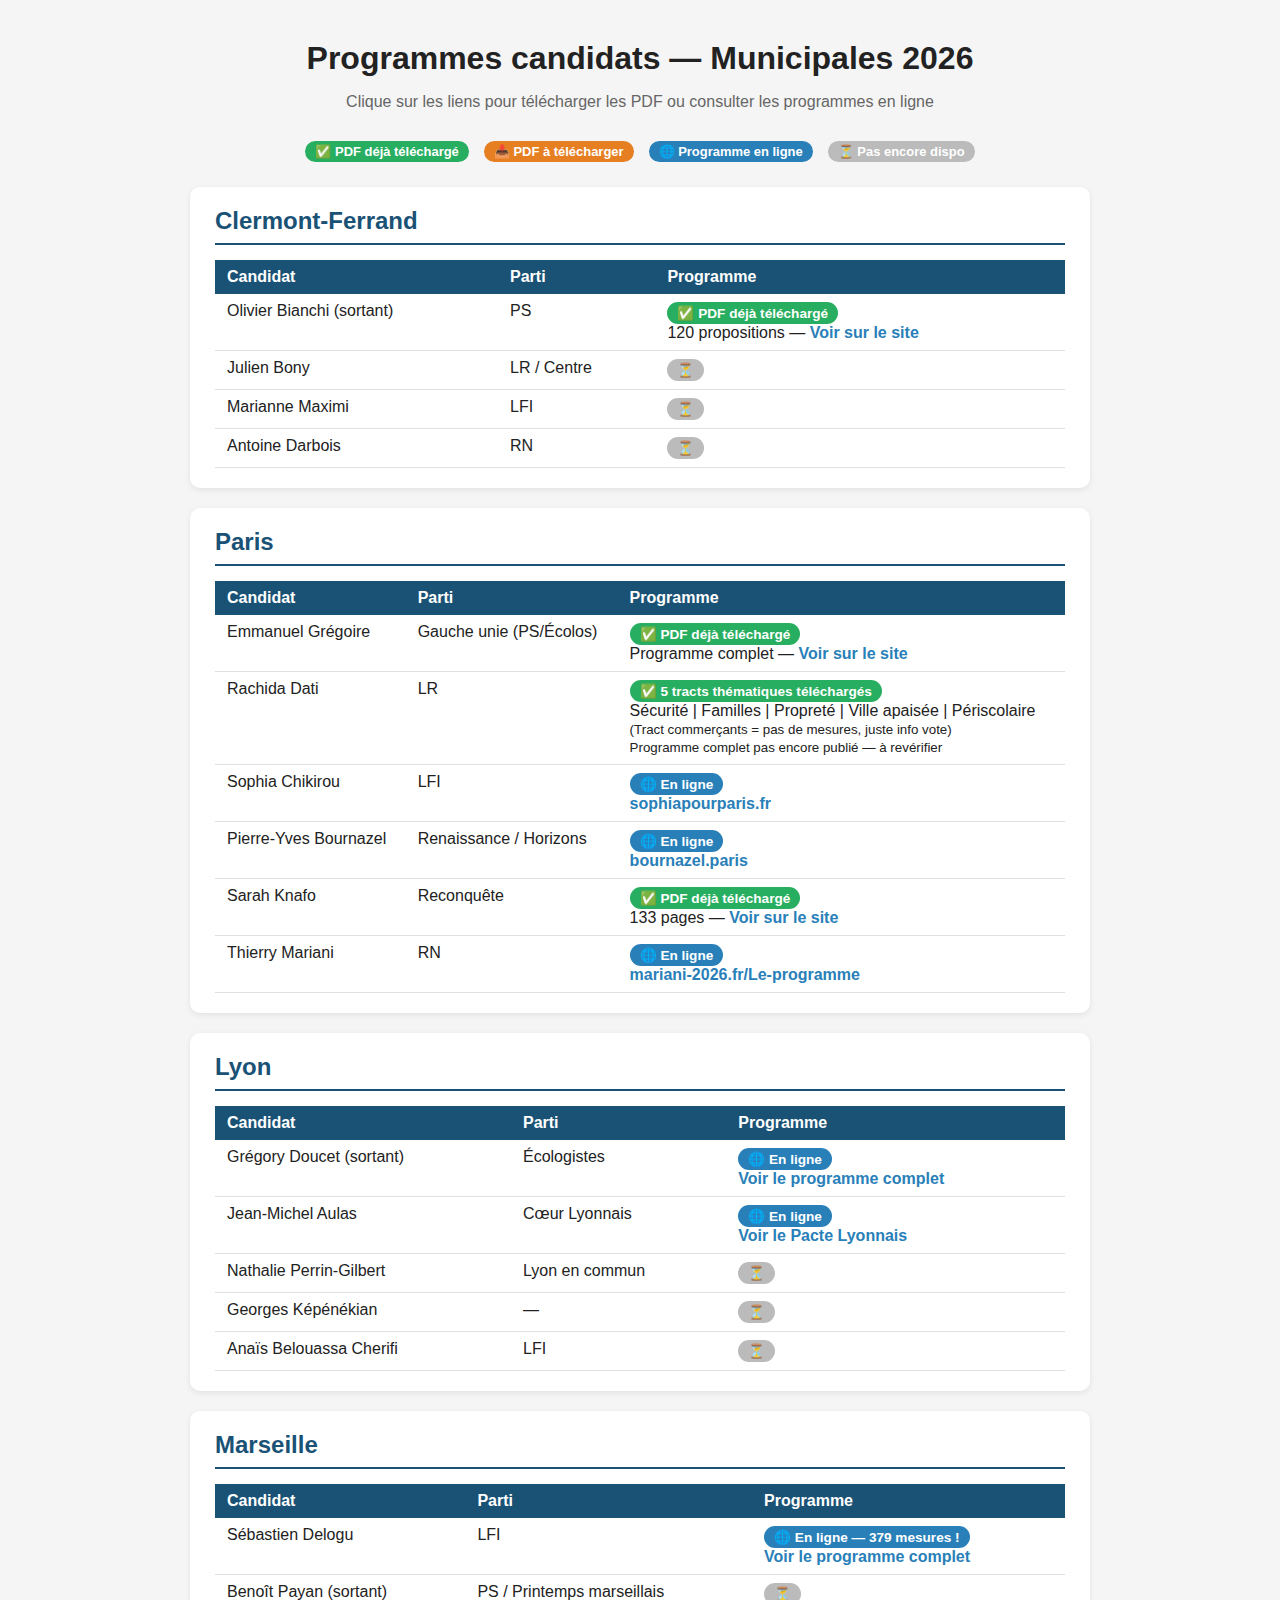
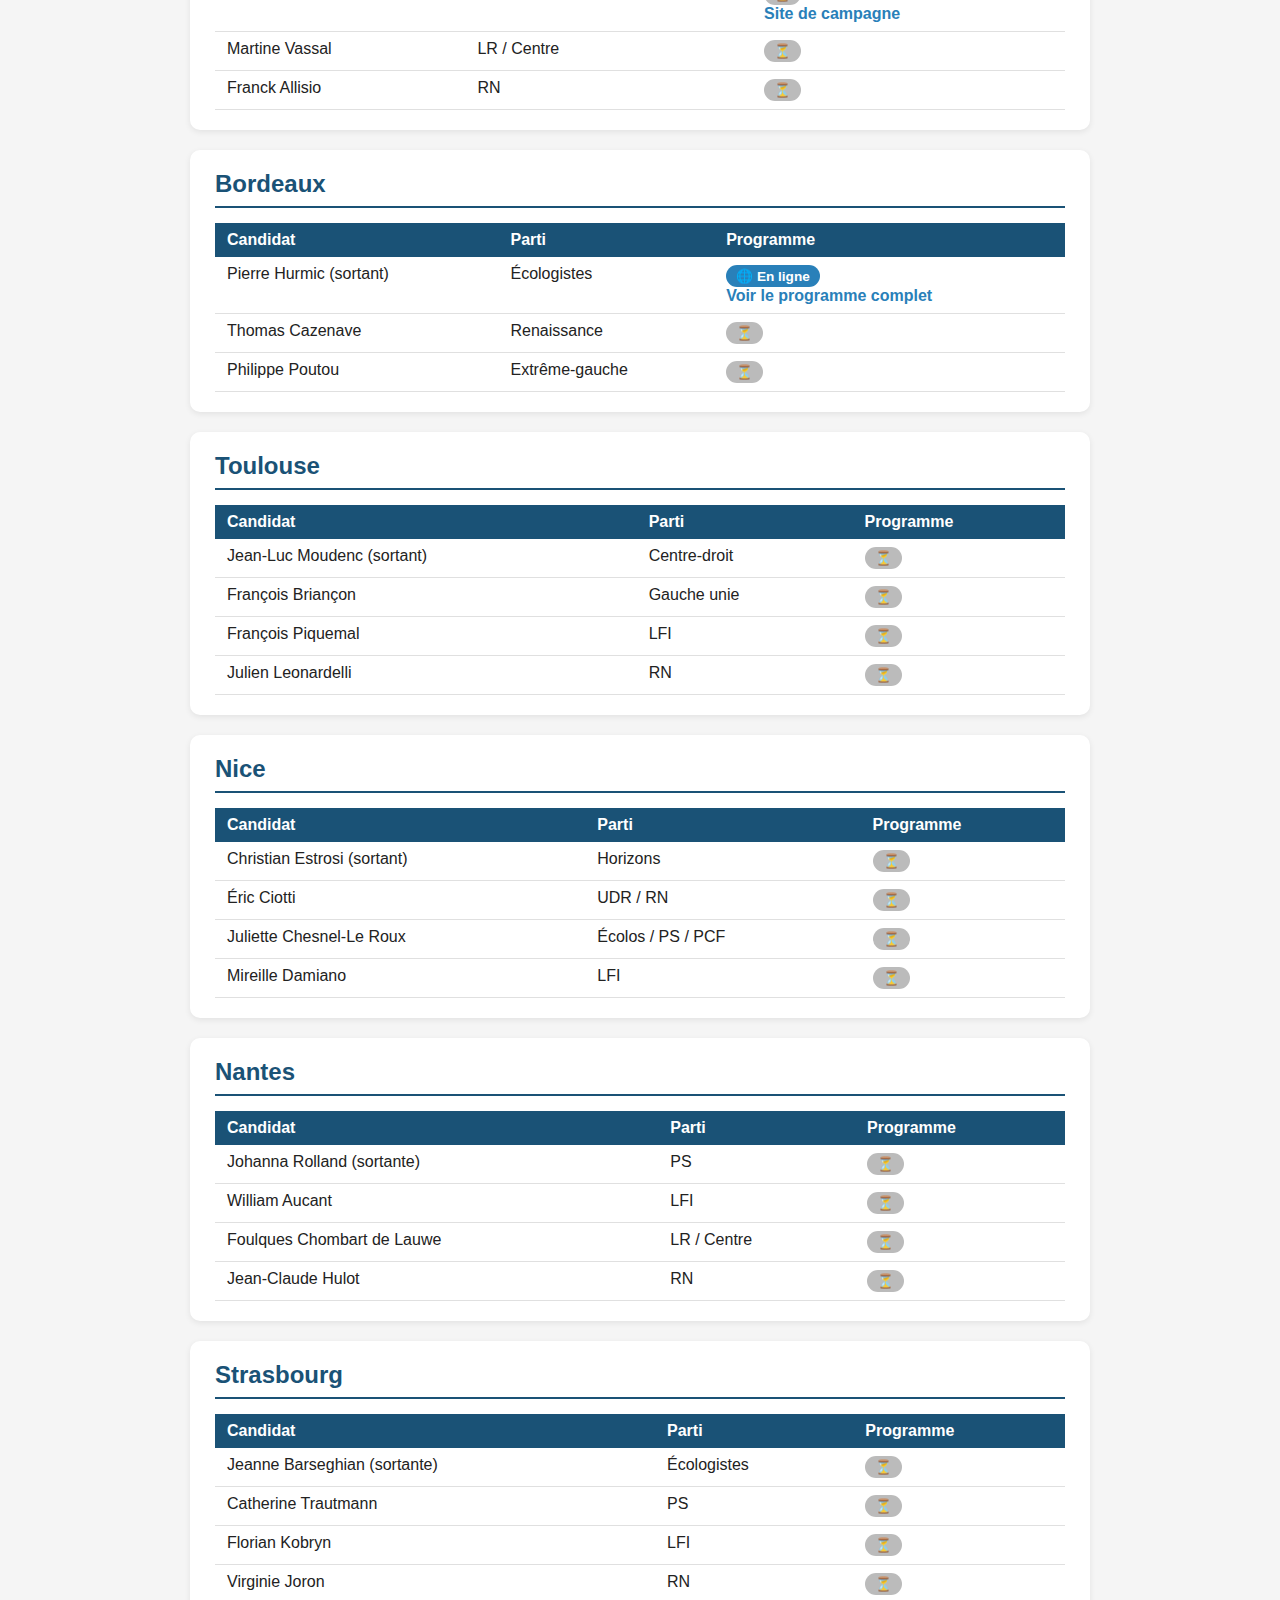
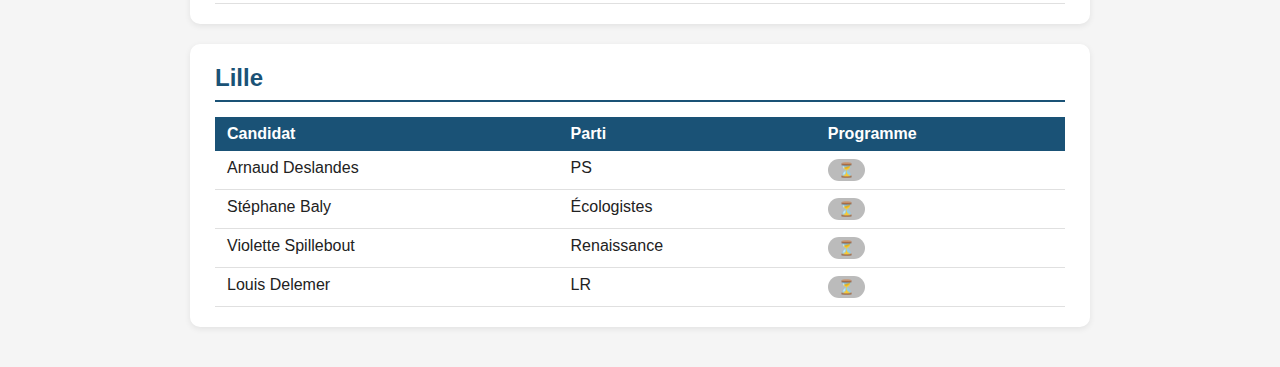
<file: archives/PROGRAMMES_A_TELECHARGER.html>
<!DOCTYPE html>
<html lang="fr">
<head>
  <meta charset="UTF-8">
  <title>Programmes à télécharger — Municipales 2026</title>
  <style>
    body { font-family: Segoe UI, Arial, sans-serif; max-width: 900px; margin: 40px auto; padding: 0 20px; background: #f5f5f5; color: #222; }
    h1 { text-align: center; margin-bottom: 5px; }
    .subtitle { text-align: center; color: #666; margin-bottom: 30px; }
    .ville { background: #fff; border-radius: 10px; padding: 20px 25px; margin-bottom: 20px; box-shadow: 0 2px 6px rgba(0,0,0,0.08); }
    .ville h2 { margin: 0 0 15px 0; color: #1a5276; border-bottom: 2px solid #1a5276; padding-bottom: 8px; }
    table { width: 100%; border-collapse: collapse; }
    th { background: #1a5276; color: #fff; text-align: left; padding: 8px 12px; }
    td { padding: 8px 12px; border-bottom: 1px solid #e0e0e0; vertical-align: top; }
    tr:hover { background: #f0f7fc; }
    a { color: #2980b9; text-decoration: none; font-weight: bold; }
    a:hover { text-decoration: underline; }
    .tag { display: inline-block; padding: 3px 10px; border-radius: 12px; font-size: 0.85em; font-weight: bold; }
    .tag-pdf { background: #27ae60; color: #fff; }
    .tag-pdf-dl { background: #e67e22; color: #fff; }
    .tag-web { background: #2980b9; color: #fff; }
    .tag-wait { background: #bbb; color: #fff; }
    .legend { display: flex; gap: 15px; justify-content: center; margin-bottom: 25px; flex-wrap: wrap; }
    .legend span { font-size: 0.9em; }
  </style>
</head>
<body>

<h1>Programmes candidats — Municipales 2026</h1>
<p class="subtitle">Clique sur les liens pour télécharger les PDF ou consulter les programmes en ligne</p>

<div class="legend">
  <span><span class="tag tag-pdf">✅ PDF déjà téléchargé</span></span>
  <span><span class="tag tag-pdf-dl">📥 PDF à télécharger</span></span>
  <span><span class="tag tag-web">🌐 Programme en ligne</span></span>
  <span><span class="tag tag-wait">⏳ Pas encore dispo</span></span>
</div>

<!-- CLERMONT-FERRAND -->
<div class="ville">
  <h2>Clermont-Ferrand</h2>
  <table>
    <tr><th>Candidat</th><th>Parti</th><th>Programme</th></tr>
    <tr>
      <td>Olivier Bianchi (sortant)</td>
      <td>PS</td>
      <td><span class="tag tag-pdf">✅ PDF déjà téléchargé</span><br>120 propositions — <a href="https://bianchi2026.fr/le-projet/" target="_blank">Voir sur le site</a></td>
    </tr>
    <tr><td>Julien Bony</td><td>LR / Centre</td><td><span class="tag tag-wait">⏳</span></td></tr>
    <tr><td>Marianne Maximi</td><td>LFI</td><td><span class="tag tag-wait">⏳</span></td></tr>
    <tr><td>Antoine Darbois</td><td>RN</td><td><span class="tag tag-wait">⏳</span></td></tr>
  </table>
</div>

<!-- PARIS -->
<div class="ville">
  <h2>Paris</h2>
  <table>
    <tr><th>Candidat</th><th>Parti</th><th>Programme</th></tr>
    <tr>
      <td>Emmanuel Grégoire</td>
      <td>Gauche unie (PS/Écolos)</td>
      <td>
        <span class="tag tag-pdf">✅ PDF déjà téléchargé</span><br>
        Programme complet — <a href="https://emmanuel-gregoire-2026.fr/programme" target="_blank">Voir sur le site</a>
      </td>
    </tr>
    <tr>
      <td>Rachida Dati</td>
      <td>LR</td>
      <td>
        <span class="tag tag-pdf">✅ 5 tracts thématiques téléchargés</span><br>
        Sécurité | Familles | Propreté | Ville apaisée | Périscolaire<br>
        <small>(Tract commerçants = pas de mesures, juste info vote)</small><br>
        <small>Programme complet pas encore publié — à revérifier</small>
      </td>
    </tr>
    <tr><td>Sophia Chikirou</td><td>LFI</td><td><span class="tag tag-web">🌐 En ligne</span><br><a href="https://sophiapourparis.fr/" target="_blank">sophiapourparis.fr</a></td></tr>
    <tr><td>Pierre-Yves Bournazel</td><td>Renaissance / Horizons</td><td><span class="tag tag-web">🌐 En ligne</span><br><a href="https://bournazel.paris/" target="_blank">bournazel.paris</a></td></tr>
    <tr>
      <td>Sarah Knafo</td><td>Reconquête</td>
      <td>
        <span class="tag tag-pdf">✅ PDF déjà téléchargé</span><br>
        133 pages — <a href="https://unevilleheureuse.fr/" target="_blank">Voir sur le site</a>
      </td>
    </tr>
    <tr><td>Thierry Mariani</td><td>RN</td><td><span class="tag tag-web">🌐 En ligne</span><br><a href="https://www.mariani-2026.fr/Le-programme" target="_blank">mariani-2026.fr/Le-programme</a></td></tr>
  </table>
</div>

<!-- LYON -->
<div class="ville">
  <h2>Lyon</h2>
  <table>
    <tr><th>Candidat</th><th>Parti</th><th>Programme</th></tr>
    <tr>
      <td>Grégory Doucet (sortant)</td>
      <td>Écologistes</td>
      <td>
        <span class="tag tag-web">🌐 En ligne</span><br>
        <a href="https://www.pourvivrelyonmunicipales2026.fr/programme" target="_blank">Voir le programme complet</a>
      </td>
    </tr>
    <tr>
      <td>Jean-Michel Aulas</td>
      <td>Cœur Lyonnais</td>
      <td>
        <span class="tag tag-web">🌐 En ligne</span><br>
        <a href="https://coeurlyonnais.fr/pacte-lyonnais/" target="_blank">Voir le Pacte Lyonnais</a>
      </td>
    </tr>
    <tr><td>Nathalie Perrin-Gilbert</td><td>Lyon en commun</td><td><span class="tag tag-wait">⏳</span></td></tr>
    <tr><td>Georges Képénékian</td><td>—</td><td><span class="tag tag-wait">⏳</span></td></tr>
    <tr><td>Anaïs Belouassa Cherifi</td><td>LFI</td><td><span class="tag tag-wait">⏳</span></td></tr>
  </table>
</div>

<!-- MARSEILLE -->
<div class="ville">
  <h2>Marseille</h2>
  <table>
    <tr><th>Candidat</th><th>Parti</th><th>Programme</th></tr>
    <tr>
      <td>Sébastien Delogu</td>
      <td>LFI</td>
      <td>
        <span class="tag tag-web">🌐 En ligne — 379 mesures !</span><br>
        <a href="https://sebastiendelogu2026.fr/programme/sommaire/" target="_blank">Voir le programme complet</a>
      </td>
    </tr>
    <tr>
      <td>Benoît Payan (sortant)</td>
      <td>PS / Printemps marseillais</td>
      <td>
        <span class="tag tag-wait">⏳</span><br>
        <a href="https://www.pourmarseille.fr/" target="_blank">Site de campagne</a>
      </td>
    </tr>
    <tr><td>Martine Vassal</td><td>LR / Centre</td><td><span class="tag tag-wait">⏳</span></td></tr>
    <tr><td>Franck Allisio</td><td>RN</td><td><span class="tag tag-wait">⏳</span></td></tr>
  </table>
</div>

<!-- BORDEAUX -->
<div class="ville">
  <h2>Bordeaux</h2>
  <table>
    <tr><th>Candidat</th><th>Parti</th><th>Programme</th></tr>
    <tr>
      <td>Pierre Hurmic (sortant)</td>
      <td>Écologistes</td>
      <td>
        <span class="tag tag-web">🌐 En ligne</span><br>
        <a href="https://pierrehurmic2026.fr/notre-programme/" target="_blank">Voir le programme complet</a>
      </td>
    </tr>
    <tr><td>Thomas Cazenave</td><td>Renaissance</td><td><span class="tag tag-wait">⏳</span></td></tr>
    <tr><td>Philippe Poutou</td><td>Extrême-gauche</td><td><span class="tag tag-wait">⏳</span></td></tr>
  </table>
</div>

<!-- TOULOUSE -->
<div class="ville">
  <h2>Toulouse</h2>
  <table>
    <tr><th>Candidat</th><th>Parti</th><th>Programme</th></tr>
    <tr><td>Jean-Luc Moudenc (sortant)</td><td>Centre-droit</td><td><span class="tag tag-wait">⏳</span></td></tr>
    <tr><td>François Briançon</td><td>Gauche unie</td><td><span class="tag tag-wait">⏳</span></td></tr>
    <tr><td>François Piquemal</td><td>LFI</td><td><span class="tag tag-wait">⏳</span></td></tr>
    <tr><td>Julien Leonardelli</td><td>RN</td><td><span class="tag tag-wait">⏳</span></td></tr>
  </table>
</div>

<!-- NICE -->
<div class="ville">
  <h2>Nice</h2>
  <table>
    <tr><th>Candidat</th><th>Parti</th><th>Programme</th></tr>
    <tr><td>Christian Estrosi (sortant)</td><td>Horizons</td><td><span class="tag tag-wait">⏳</span></td></tr>
    <tr><td>Éric Ciotti</td><td>UDR / RN</td><td><span class="tag tag-wait">⏳</span></td></tr>
    <tr><td>Juliette Chesnel-Le Roux</td><td>Écolos / PS / PCF</td><td><span class="tag tag-wait">⏳</span></td></tr>
    <tr><td>Mireille Damiano</td><td>LFI</td><td><span class="tag tag-wait">⏳</span></td></tr>
  </table>
</div>

<!-- NANTES -->
<div class="ville">
  <h2>Nantes</h2>
  <table>
    <tr><th>Candidat</th><th>Parti</th><th>Programme</th></tr>
    <tr><td>Johanna Rolland (sortante)</td><td>PS</td><td><span class="tag tag-wait">⏳</span></td></tr>
    <tr><td>William Aucant</td><td>LFI</td><td><span class="tag tag-wait">⏳</span></td></tr>
    <tr><td>Foulques Chombart de Lauwe</td><td>LR / Centre</td><td><span class="tag tag-wait">⏳</span></td></tr>
    <tr><td>Jean-Claude Hulot</td><td>RN</td><td><span class="tag tag-wait">⏳</span></td></tr>
  </table>
</div>

<!-- STRASBOURG -->
<div class="ville">
  <h2>Strasbourg</h2>
  <table>
    <tr><th>Candidat</th><th>Parti</th><th>Programme</th></tr>
    <tr><td>Jeanne Barseghian (sortante)</td><td>Écologistes</td><td><span class="tag tag-wait">⏳</span></td></tr>
    <tr><td>Catherine Trautmann</td><td>PS</td><td><span class="tag tag-wait">⏳</span></td></tr>
    <tr><td>Florian Kobryn</td><td>LFI</td><td><span class="tag tag-wait">⏳</span></td></tr>
    <tr><td>Virginie Joron</td><td>RN</td><td><span class="tag tag-wait">⏳</span></td></tr>
  </table>
</div>

<!-- LILLE -->
<div class="ville">
  <h2>Lille</h2>
  <table>
    <tr><th>Candidat</th><th>Parti</th><th>Programme</th></tr>
    <tr><td>Arnaud Deslandes</td><td>PS</td><td><span class="tag tag-wait">⏳</span></td></tr>
    <tr><td>Stéphane Baly</td><td>Écologistes</td><td><span class="tag tag-wait">⏳</span></td></tr>
    <tr><td>Violette Spillebout</td><td>Renaissance</td><td><span class="tag tag-wait">⏳</span></td></tr>
    <tr><td>Louis Delemer</td><td>LR</td><td><span class="tag tag-wait">⏳</span></td></tr>
  </table>
</div>

</body>
</html>
</file>
